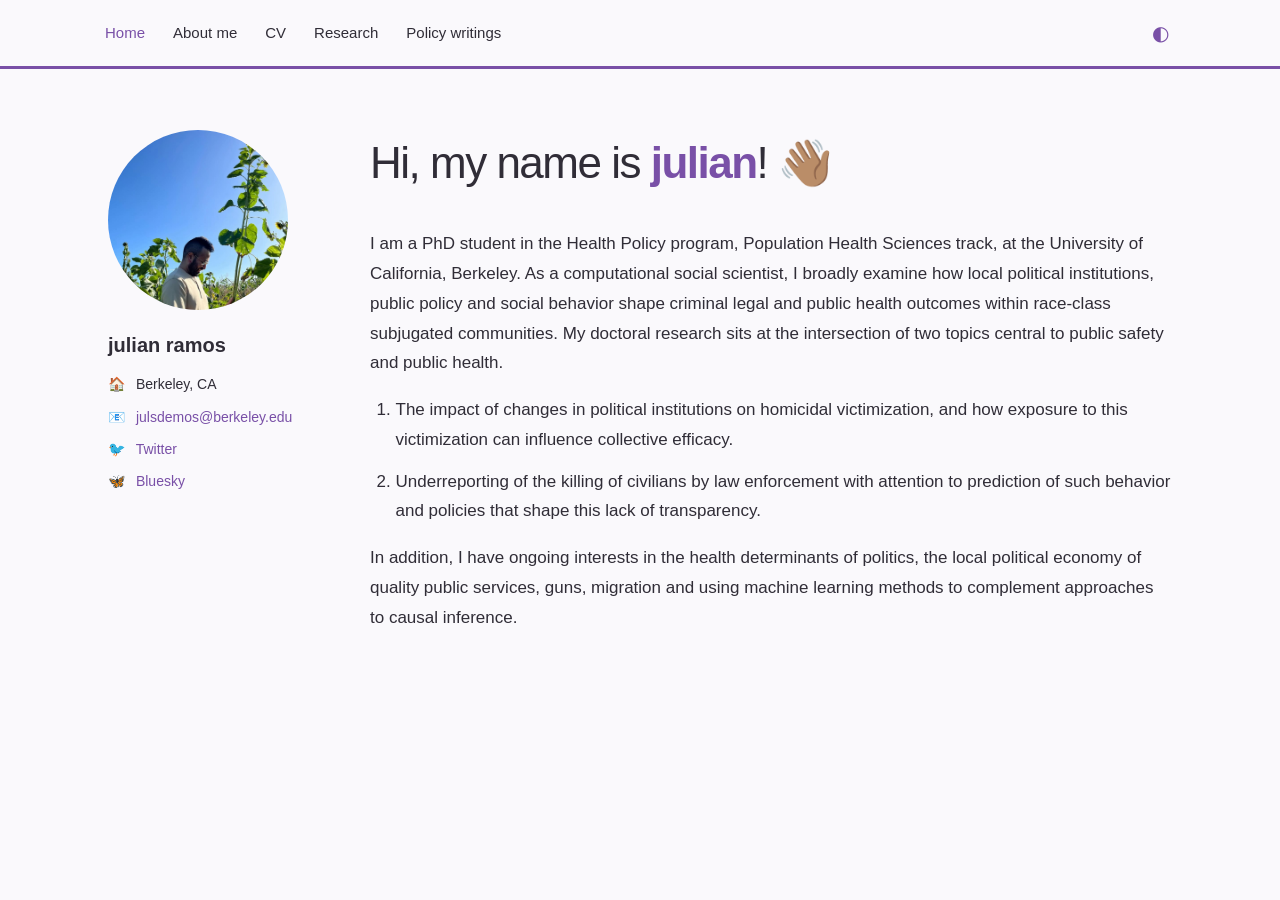
<file: index.html>
<!doctype html><html lang="en"><head><meta charset="utf-8"><meta name="viewport" content="width=device-width,initial-scale=1"><meta name="description" content="Julian Ramos, doctoral student in Health Policy and Management at UC Berkeley. Research and policy writings."><title>Home | Julian Ramos</title><link rel="stylesheet" href="assets/style.css?v=purple-links-3"></head><body><header><nav aria-label="Main navigation"><a href="index.html" class="active" aria-current="page">Home</a><a href="about.html">About me</a><a href="cv.html">CV</a><a href="research.html">Research</a><a href="policy.html">Policy writings</a><button aria-label="Toggle dark mode">◐</button></nav></header><div class="page-layout"><aside class="profile" aria-label="Profile and contact"><img src="assets/portrait.jpg" alt="Julian Ramos among sunflowers"><p class="profile-name">julian ramos</p><ul class="profile-links"><li><span aria-hidden="true">🏠</span> Berkeley, CA</li><li><span aria-hidden="true">📧</span> <a href="mailto:julsdemos@berkeley.edu">julsdemos@berkeley.edu</a></li><li><span aria-hidden="true">🐦</span> <a href="https://twitter.com/lildemos2">Twitter</a></li><li><span aria-hidden="true">🦋</span> <a href="https://bsky.app/profile/julsdemos.bsky.social">Bluesky</a></li></ul></aside><main><h1>Hi, my name is <strong class="first-name">julian</strong>! 👋🏽</h1><p>I am a PhD student in the Health Policy program, Population Health Sciences track, at the University of California, Berkeley. As a computational social scientist, I broadly examine how local political institutions, public policy and social behavior shape criminal legal and public health outcomes within race-class subjugated communities. My doctoral research sits at the intersection of two topics central to public safety and public health.</p><ol><li>The impact of changes in political institutions on homicidal victimization, and how exposure to this victimization can influence collective efficacy.</li><li>Underreporting of the killing of civilians by law enforcement with attention to prediction of such behavior and policies that shape this lack of transparency.</li></ol><p>In addition, I have ongoing interests in the health determinants of politics, the local political economy of quality public services, guns, migration and using machine learning methods to complement approaches to causal inference.</p></main></div><script src="assets/theme.js"></script><script src="assets/cardinals.js"></script></body></html>
</file>
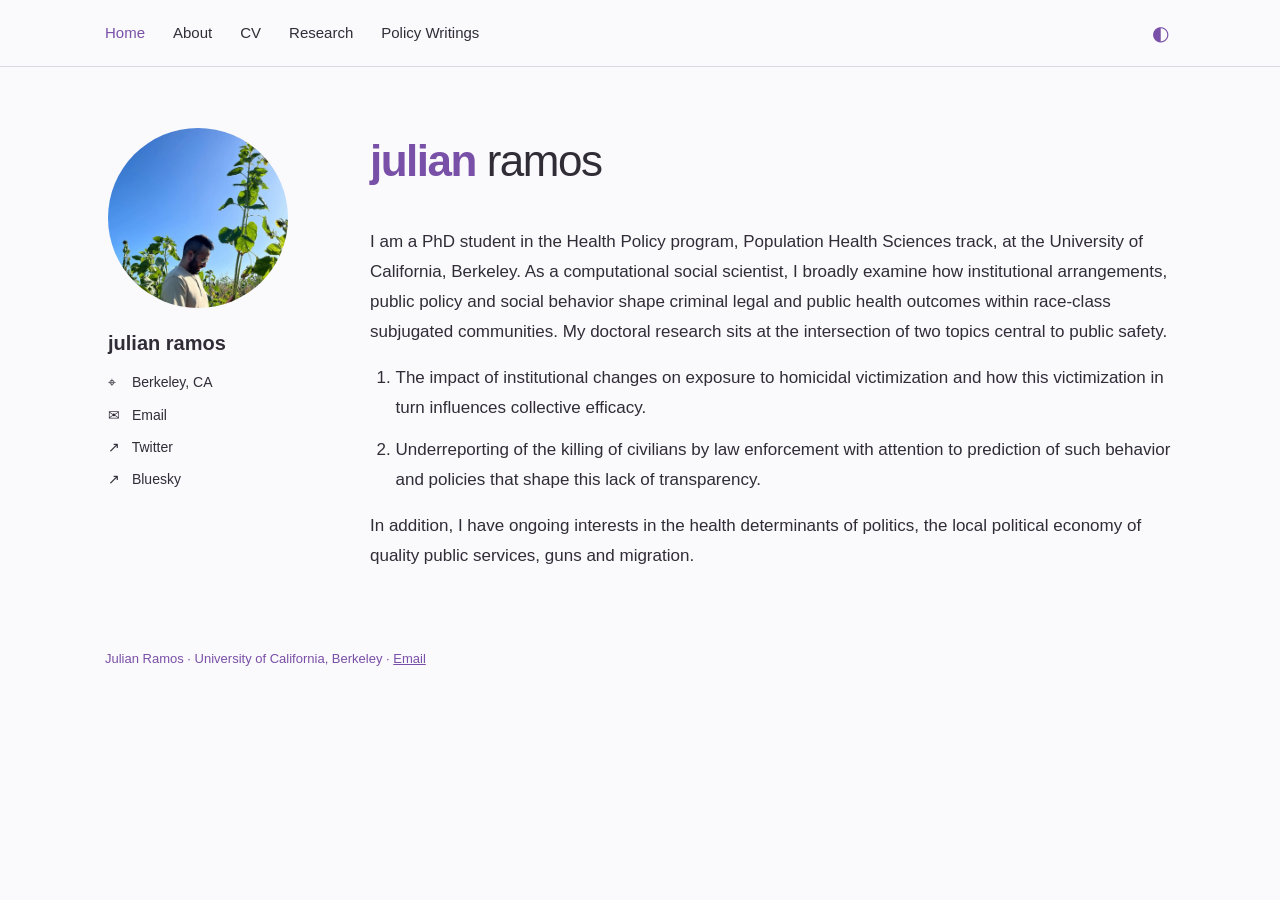
<file: Julian_Ramos_Website/index.html>
<!doctype html><html lang="en"><head><meta charset="utf-8"><meta name="viewport" content="width=device-width,initial-scale=1"><meta name="description" content="Julian Ramos, doctoral student in Health Policy and Management at UC Berkeley. Research and policy writings."><title>Home | Julian Ramos</title><link rel="stylesheet" href="assets/style.css"></head><body><header><nav aria-label="Main navigation"><a href="index.html" class="active" aria-current="page">Home</a><a href="about.html">About</a><a href="cv.html">CV</a><a href="research.html">Research</a><a href="policy.html">Policy Writings</a><button aria-label="Toggle dark mode">◐</button></nav></header><div class="page-layout"><aside class="profile" aria-label="Profile and contact"><img src="assets/portrait.jpg" alt="Julian Ramos among sunflowers"><p class="profile-name">julian ramos</p><ul class="profile-links"><li><span aria-hidden="true">⌖</span> Berkeley, CA</li><li><span aria-hidden="true">✉</span> <a href="mailto:julsdemos@berkeley.edu">Email</a></li><li><span aria-hidden="true">↗</span> <a href="https://twitter.com/lildemos2">Twitter</a></li><li><span aria-hidden="true">↗</span> <a href="https://bsky.app/profile/julsdemos.bsky.social">Bluesky</a></li></ul></aside><main><h1><strong class="first-name">julian</strong> ramos</h1><p>I am a PhD student in the Health Policy program, Population Health Sciences track, at the University of California, Berkeley. As a computational social scientist, I broadly examine how institutional arrangements, public policy and social behavior shape criminal legal and public health outcomes within race-class subjugated communities. My doctoral research sits at the intersection of two topics central to public safety.</p><ol><li>The impact of institutional changes on exposure to homicidal victimization and how this victimization in turn influences collective efficacy.</li><li>Underreporting of the killing of civilians by law enforcement with attention to prediction of such behavior and policies that shape this lack of transparency.</li></ol><p>In addition, I have ongoing interests in the health determinants of politics, the local political economy of quality public services, guns and migration.</p></main></div><footer>Julian Ramos · University of California, Berkeley · <a href="mailto:julsdemos@berkeley.edu">Email</a></footer><script src="assets/theme.js"></script><script src="assets/cardinals.js"></script></body></html>
</file>
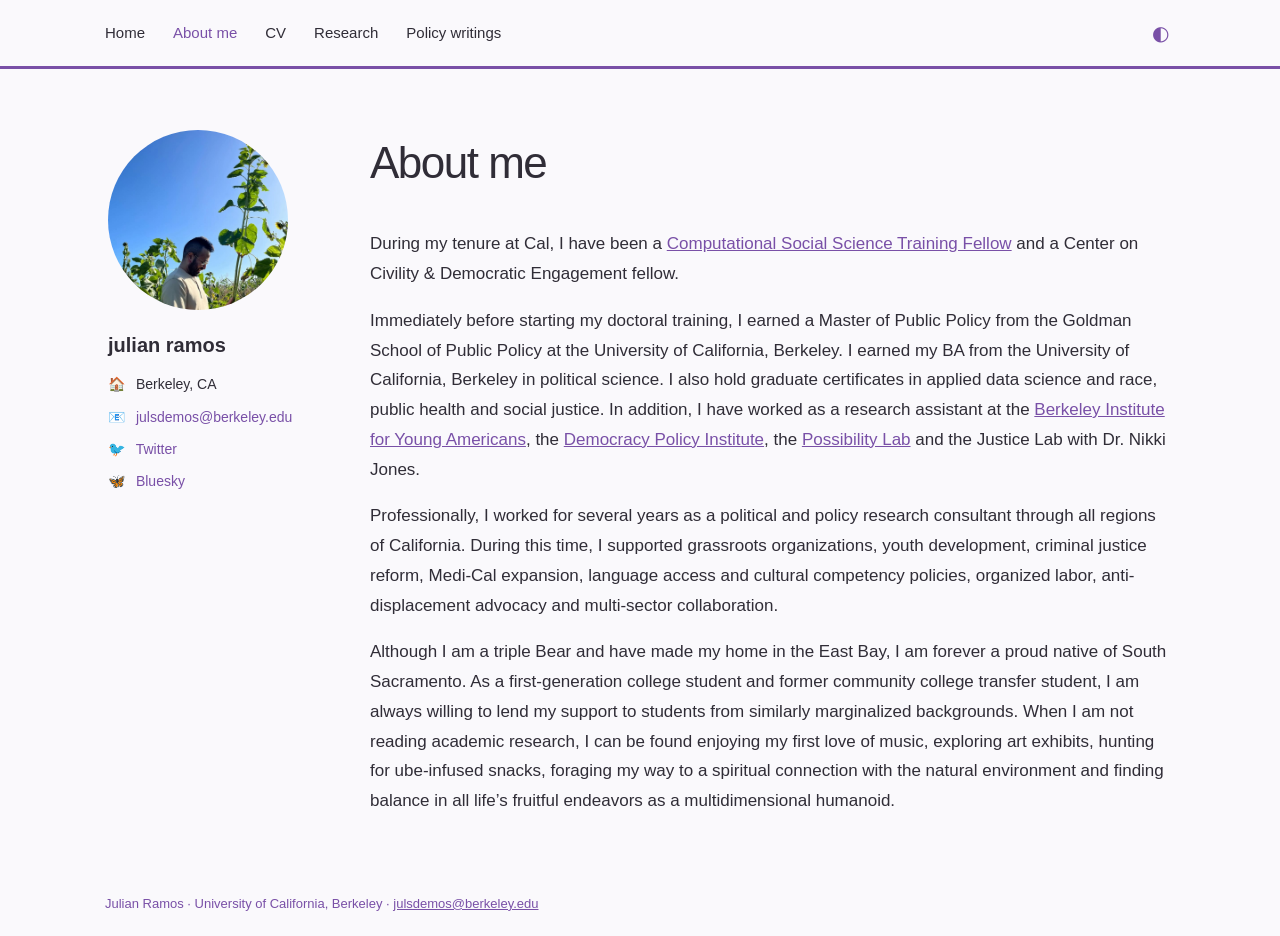
<file: about.html>
<!doctype html><html lang="en"><head><meta charset="utf-8"><meta name="viewport" content="width=device-width,initial-scale=1"><meta name="description" content="Julian Ramos, doctoral student in Health Policy and Management at UC Berkeley. Research and policy writings."><title>About | Julian Ramos</title><link rel="stylesheet" href="assets/style.css?v=20261111-2"></head><body><header><nav aria-label="Main navigation"><a href="index.html">Home</a><a href="about.html" class="active" aria-current="page">About me</a><a href="cv.html">CV</a><a href="research.html">Research</a><a href="policy.html">Policy writings</a><button aria-label="Toggle dark mode">◐</button></nav></header><div class="page-layout"><aside class="profile" aria-label="Profile and contact"><img src="assets/portrait.jpg" alt="Julian Ramos among sunflowers"><p class="profile-name">julian ramos</p><ul class="profile-links"><li><span aria-hidden="true">🏠</span> Berkeley, CA</li><li><span aria-hidden="true">📧</span> <a href="mailto:julsdemos@berkeley.edu">julsdemos@berkeley.edu</a></li><li><span aria-hidden="true">🐦</span> <a href="https://twitter.com/lildemos2">Twitter</a></li><li><span aria-hidden="true">🦋</span> <a href="https://bsky.app/profile/julsdemos.bsky.social">Bluesky</a></li></ul></aside><main><h1>About me</h1><p>During my tenure at Cal, I have been a <a href="https://bids.berkeley.edu/computational-social-science-training-program">Computational Social Science Training Fellow</a> and a Center on Civility &amp; Democratic Engagement fellow.</p><p>Immediately before starting my doctoral training, I earned a Master of Public Policy from the Goldman School of Public Policy at the University of California, Berkeley. I earned my BA from the University of California, Berkeley in political science. I also hold graduate certificates in applied data science and race, public health and social justice. In addition, I have worked as a research assistant at the <a href="https://youngamericans.berkeley.edu/">Berkeley Institute for Young Americans</a>, the <a href="https://gspp.berkeley.edu/research-and-impact/policy-initiatives/democracy-policy-initiative">Democracy Policy Institute</a>, the <a href="https://possibilitylab.berkeley.edu/">Possibility Lab</a> and the Justice Lab with Dr. Nikki Jones.</p><p>Professionally, I worked for several years as a political and policy research consultant through all regions of California. During this time, I supported grassroots organizations, youth development, criminal justice reform, Medi-Cal expansion, language access and cultural competency policies, organized labor, anti-displacement advocacy and multi-sector collaboration.</p><p>Although I am a triple Bear and have made my home in the East Bay, I am forever a proud native of South Sacramento. As a first-generation college student and former community college transfer student, I am always willing to lend my support to students from similarly marginalized backgrounds. When I am not reading academic research, I can be found enjoying my first love of music, exploring art exhibits, hunting for ube-infused snacks, foraging my way to a spiritual connection with the natural environment and finding balance in all life’s fruitful endeavors as a multidimensional humanoid.</p></main></div><footer>Julian Ramos · University of California, Berkeley · <a href="mailto:julsdemos@berkeley.edu">julsdemos@berkeley.edu</a></footer><script src="assets/theme.js"></script><script src="assets/cardinals.js"></script></body></html>
</file>
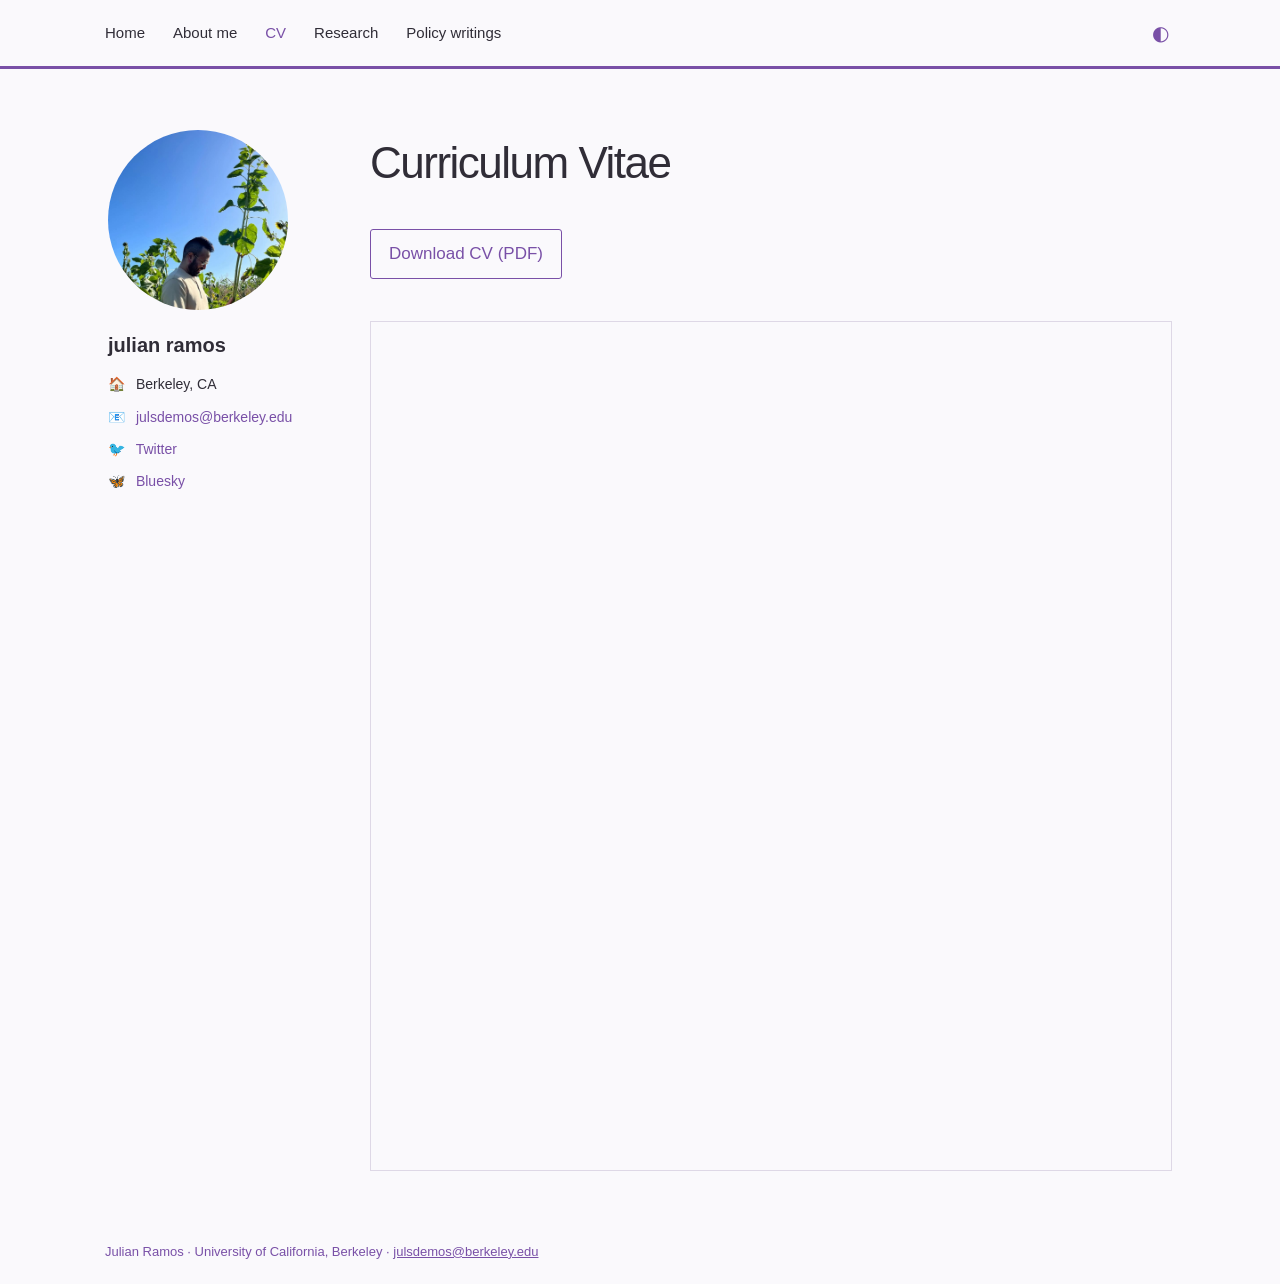
<file: cv.html>
<!doctype html><html lang="en"><head><meta charset="utf-8"><meta name="viewport" content="width=device-width,initial-scale=1"><meta name="description" content="Julian Ramos, doctoral student in Health Policy and Management at UC Berkeley. Research and policy writings."><title>CV | Julian Ramos</title><link rel="stylesheet" href="assets/style.css?v=20261111-2"></head><body><header><nav aria-label="Main navigation"><a href="index.html">Home</a><a href="about.html">About me</a><a href="cv.html" class="active" aria-current="page">CV</a><a href="research.html">Research</a><a href="policy.html">Policy writings</a><button aria-label="Toggle dark mode">◐</button></nav></header><div class="page-layout"><aside class="profile" aria-label="Profile and contact"><img src="assets/portrait.jpg" alt="Julian Ramos among sunflowers"><p class="profile-name">julian ramos</p><ul class="profile-links"><li><span aria-hidden="true">🏠</span> Berkeley, CA</li><li><span aria-hidden="true">📧</span> <a href="mailto:julsdemos@berkeley.edu">julsdemos@berkeley.edu</a></li><li><span aria-hidden="true">🐦</span> <a href="https://twitter.com/lildemos2">Twitter</a></li><li><span aria-hidden="true">🦋</span> <a href="https://bsky.app/profile/julsdemos.bsky.social">Bluesky</a></li></ul></aside><main><h1>Curriculum Vitae</h1><p><a class="button" href="Julian_Ramos_CV.pdf" download>Download CV (PDF)</a></p><iframe src="Julian_Ramos_CV.pdf" title="Julian Ramos curriculum vitae"><p><a href="Julian_Ramos_CV.pdf">Open the CV PDF</a></p></iframe></main></div><footer>Julian Ramos · University of California, Berkeley · <a href="mailto:julsdemos@berkeley.edu">julsdemos@berkeley.edu</a></footer><script src="assets/theme.js"></script><script src="assets/cardinals.js"></script></body></html>
</file>
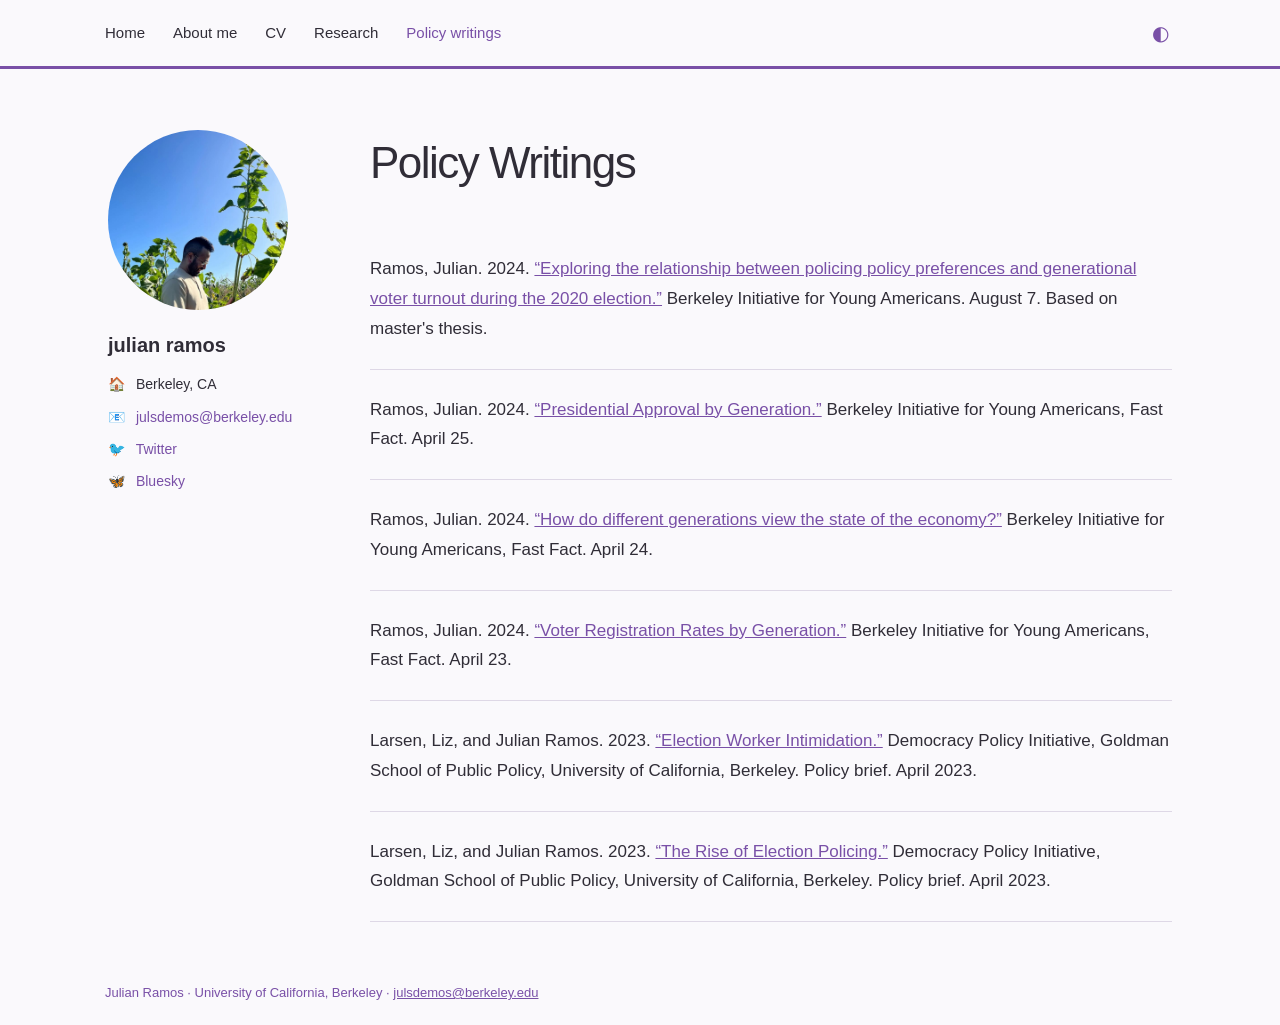
<file: policy.html>
<!doctype html><html lang="en"><head><meta charset="utf-8"><meta name="viewport" content="width=device-width,initial-scale=1"><meta name="description" content="Julian Ramos, doctoral student in Health Policy and Management at UC Berkeley. Research and policy writings."><title>Policy Writings | Julian Ramos</title><link rel="stylesheet" href="assets/style.css?v=20261111-2"></head><body><header><nav aria-label="Main navigation"><a href="index.html">Home</a><a href="about.html">About me</a><a href="cv.html">CV</a><a href="research.html">Research</a><a href="policy.html" class="active" aria-current="page">Policy writings</a><button aria-label="Toggle dark mode">◐</button></nav></header><div class="page-layout"><aside class="profile" aria-label="Profile and contact"><img src="assets/portrait.jpg" alt="Julian Ramos among sunflowers"><p class="profile-name">julian ramos</p><ul class="profile-links"><li><span aria-hidden="true">🏠</span> Berkeley, CA</li><li><span aria-hidden="true">📧</span> <a href="mailto:julsdemos@berkeley.edu">julsdemos@berkeley.edu</a></li><li><span aria-hidden="true">🐦</span> <a href="https://twitter.com/lildemos2">Twitter</a></li><li><span aria-hidden="true">🦋</span> <a href="https://bsky.app/profile/julsdemos.bsky.social">Bluesky</a></li></ul></aside><main><h1>Policy Writings</h1><article class="entry"><p>Ramos, Julian. 2024. <a href="https://youngamericans.berkeley.edu/2024/08/18212/">“Exploring the relationship between policing policy preferences and generational voter turnout during the 2020 election.”</a> Berkeley Initiative for Young Americans. August 7. Based on master's thesis.</p></article><article class="entry"><p>Ramos, Julian. 2024. <a href="https://youngamericans.berkeley.edu/2024/04/presidential-approval-by-generation/">“Presidential Approval by Generation.”</a> Berkeley Initiative for Young Americans, Fast Fact. April 25.</p></article><article class="entry"><p>Ramos, Julian. 2024. <a href="https://youngamericans.berkeley.edu/2024/04/how-do-different-generations-view-the-state-of-the-economy/">“How do different generations view the state of the economy?”</a> Berkeley Initiative for Young Americans, Fast Fact. April 24.</p></article><article class="entry"><p>Ramos, Julian. 2024. <a href="https://youngamericans.berkeley.edu/2024/04/voter-registration-rates-by-generation/">“Voter Registration Rates by Generation.”</a> Berkeley Initiative for Young Americans, Fast Fact. April 23.</p></article><article class="entry"><p>Larsen, Liz, and Julian Ramos. 2023. <a href="files/election-worker-intimidation.pdf">“Election Worker Intimidation.”</a> Democracy Policy Initiative, Goldman School of Public Policy, University of California, Berkeley. Policy brief. April 2023.</p></article><article class="entry"><p>Larsen, Liz, and Julian Ramos. 2023. <a href="files/election-policing.pdf">“The Rise of Election Policing.”</a> Democracy Policy Initiative, Goldman School of Public Policy, University of California, Berkeley. Policy brief. April 2023.</p></article></main></div><footer>Julian Ramos · University of California, Berkeley · <a href="mailto:julsdemos@berkeley.edu">julsdemos@berkeley.edu</a></footer><script src="assets/theme.js"></script><script src="assets/cardinals.js"></script></body></html>
</file>
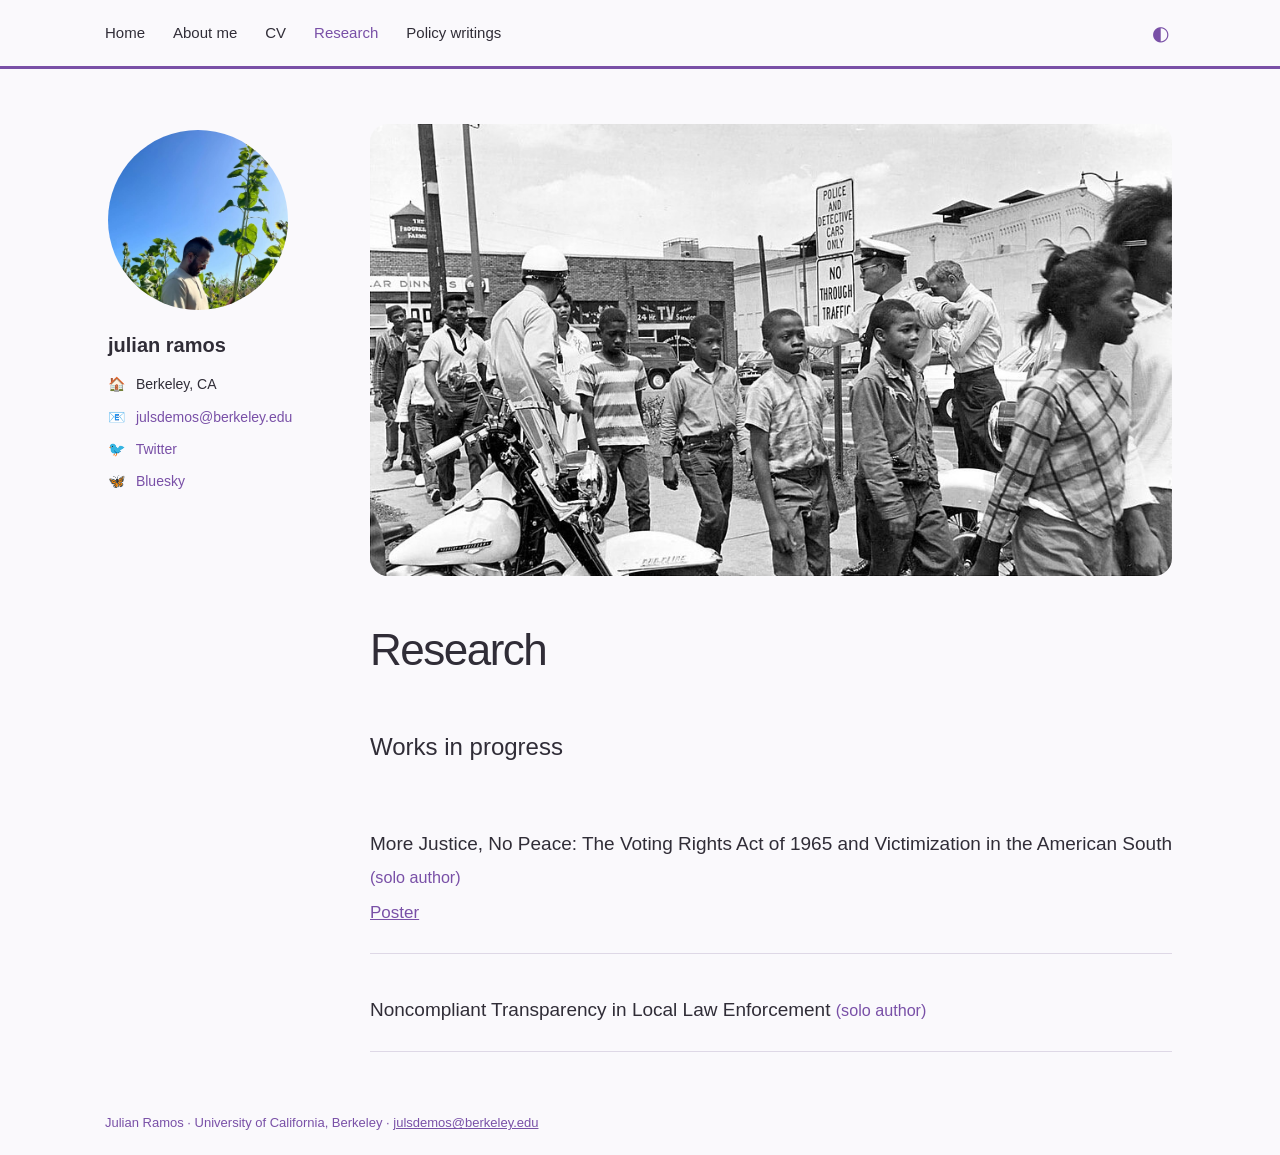
<file: research.html>
<!doctype html><html lang="en"><head><meta charset="utf-8"><meta name="viewport" content="width=device-width,initial-scale=1"><meta name="description" content="Julian Ramos, doctoral student in Health Policy and Management at UC Berkeley. Research and policy writings."><title>Research | Julian Ramos</title><link rel="stylesheet" href="assets/style.css?v=20261111-2"></head><body><header><nav aria-label="Main navigation"><a href="index.html">Home</a><a href="about.html">About me</a><a href="cv.html">CV</a><a href="research.html" class="active" aria-current="page">Research</a><a href="policy.html">Policy writings</a><button aria-label="Toggle dark mode">◐</button></nav></header><div class="page-layout"><aside class="profile" aria-label="Profile and contact"><img src="assets/portrait.jpg" alt="Julian Ramos among sunflowers"><p class="profile-name">julian ramos</p><ul class="profile-links"><li><span aria-hidden="true">🏠</span> Berkeley, CA</li><li><span aria-hidden="true">📧</span> <a href="mailto:julsdemos@berkeley.edu">julsdemos@berkeley.edu</a></li><li><span aria-hidden="true">🐦</span> <a href="https://twitter.com/lildemos2">Twitter</a></li><li><span aria-hidden="true">🦋</span> <a href="https://bsky.app/profile/julsdemos.bsky.social">Bluesky</a></li></ul></aside><main><img class="research-image rounded-research" src="assets/research-photo.jpg" alt="Black-and-white photograph of Black children and adults walking past police officers on a city street"><h1>Research</h1><h2>Works in progress</h2><article class="entry"><h3>More Justice, No Peace: The Voting Rights Act of 1965 and Victimization in the American South <span class="author-inline">(solo author)</span></h3><p><a href="files/VRA-poster.pdf">Poster</a></p></article><article class="entry"><h3>Noncompliant Transparency in Local Law Enforcement <span class="author-inline">(solo author)</span></h3></article></main></div><footer>Julian Ramos · University of California, Berkeley · <a href="mailto:julsdemos@berkeley.edu">julsdemos@berkeley.edu</a></footer><script src="assets/theme.js"></script><script src="assets/cardinals.js"></script></body></html>
</file>
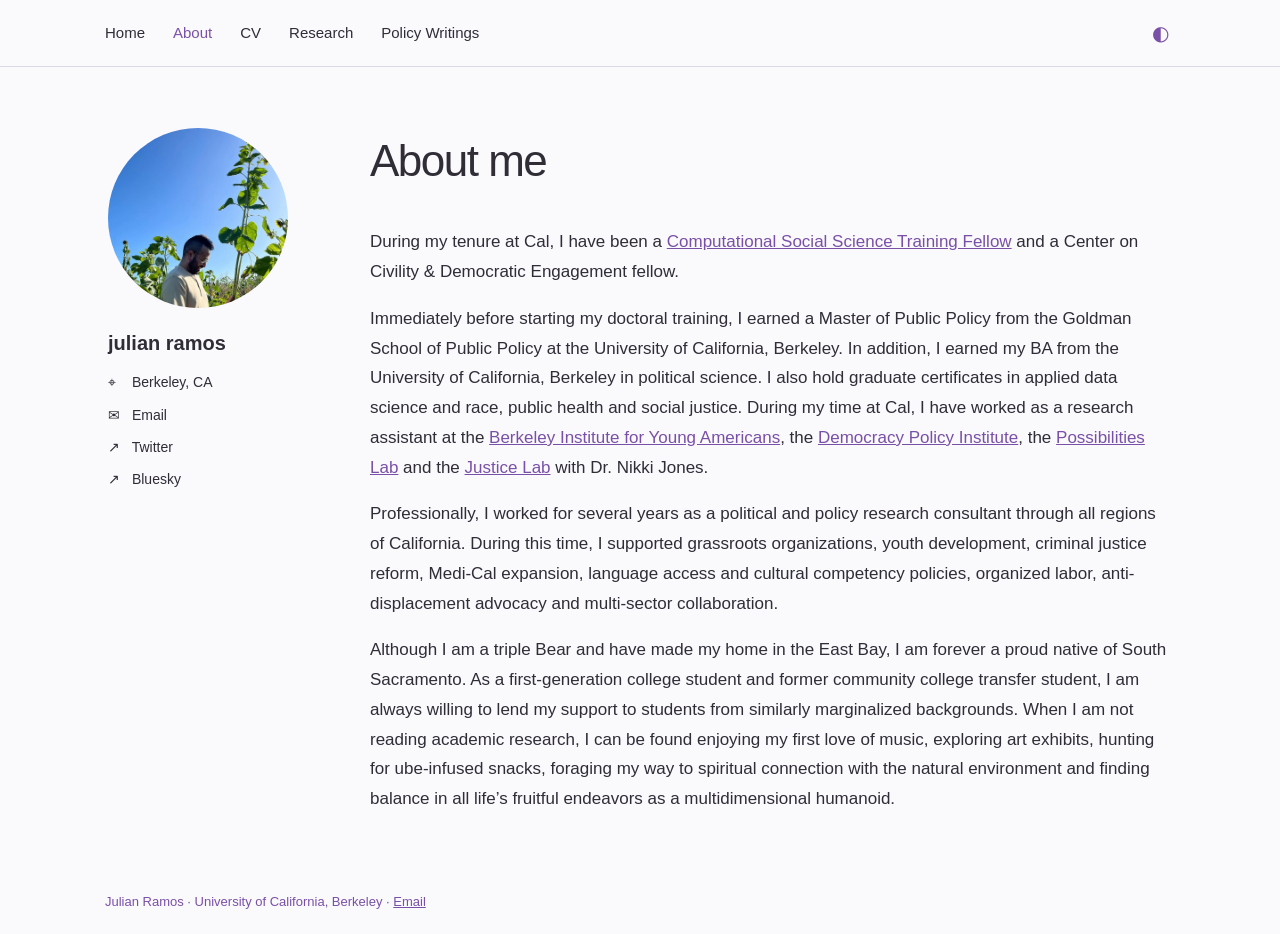
<file: Julian_Ramos_Website/about.html>
<!doctype html><html lang="en"><head><meta charset="utf-8"><meta name="viewport" content="width=device-width,initial-scale=1"><meta name="description" content="Julian Ramos, doctoral student in Health Policy and Management at UC Berkeley. Research and policy writings."><title>About | Julian Ramos</title><link rel="stylesheet" href="assets/style.css"></head><body><header><nav aria-label="Main navigation"><a href="index.html">Home</a><a href="about.html" class="active" aria-current="page">About</a><a href="cv.html">CV</a><a href="research.html">Research</a><a href="policy.html">Policy Writings</a><button aria-label="Toggle dark mode">◐</button></nav></header><div class="page-layout"><aside class="profile" aria-label="Profile and contact"><img src="assets/portrait.jpg" alt="Julian Ramos among sunflowers"><p class="profile-name">julian ramos</p><ul class="profile-links"><li><span aria-hidden="true">⌖</span> Berkeley, CA</li><li><span aria-hidden="true">✉</span> <a href="mailto:julsdemos@berkeley.edu">Email</a></li><li><span aria-hidden="true">↗</span> <a href="https://twitter.com/lildemos2">Twitter</a></li><li><span aria-hidden="true">↗</span> <a href="https://bsky.app/profile/julsdemos.bsky.social">Bluesky</a></li></ul></aside><main><h1>About me</h1><p>During my tenure at Cal, I have been a <a href="https://bids.berkeley.edu/computational-social-science-training-program">Computational Social Science Training Fellow</a> and a Center on Civility &amp; Democratic Engagement fellow.</p><p>Immediately before starting my doctoral training, I earned a Master of Public Policy from the Goldman School of Public Policy at the University of California, Berkeley. In addition, I earned my BA from the University of California, Berkeley in political science. I also hold graduate certificates in applied data science and race, public health and social justice. During my time at Cal, I have worked as a research assistant at the <a href="https://youngamericans.berkeley.edu/">Berkeley Institute for Young Americans</a>, the <a href="https://gspp.berkeley.edu/research-and-impact/policy-initiatives/democracy-policy-initiative">Democracy Policy Institute</a>, the <a href="https://possibilitylab.berkeley.edu/">Possibilities Lab</a> and the <a href="https://africam.berkeley.edu/people/nikki-jones">Justice Lab</a> with Dr. Nikki Jones.</p><p>Professionally, I worked for several years as a political and policy research consultant through all regions of California. During this time, I supported grassroots organizations, youth development, criminal justice reform, Medi-Cal expansion, language access and cultural competency policies, organized labor, anti-displacement advocacy and multi-sector collaboration.</p><p>Although I am a triple Bear and have made my home in the East Bay, I am forever a proud native of South Sacramento. As a first-generation college student and former community college transfer student, I am always willing to lend my support to students from similarly marginalized backgrounds. When I am not reading academic research, I can be found enjoying my first love of music, exploring art exhibits, hunting for ube-infused snacks, foraging my way to spiritual connection with the natural environment and finding balance in all life’s fruitful endeavors as a multidimensional humanoid.</p></main></div><footer>Julian Ramos · University of California, Berkeley · <a href="mailto:julsdemos@berkeley.edu">Email</a></footer><script src="assets/theme.js"></script><script src="assets/cardinals.js"></script></body></html>
</file>
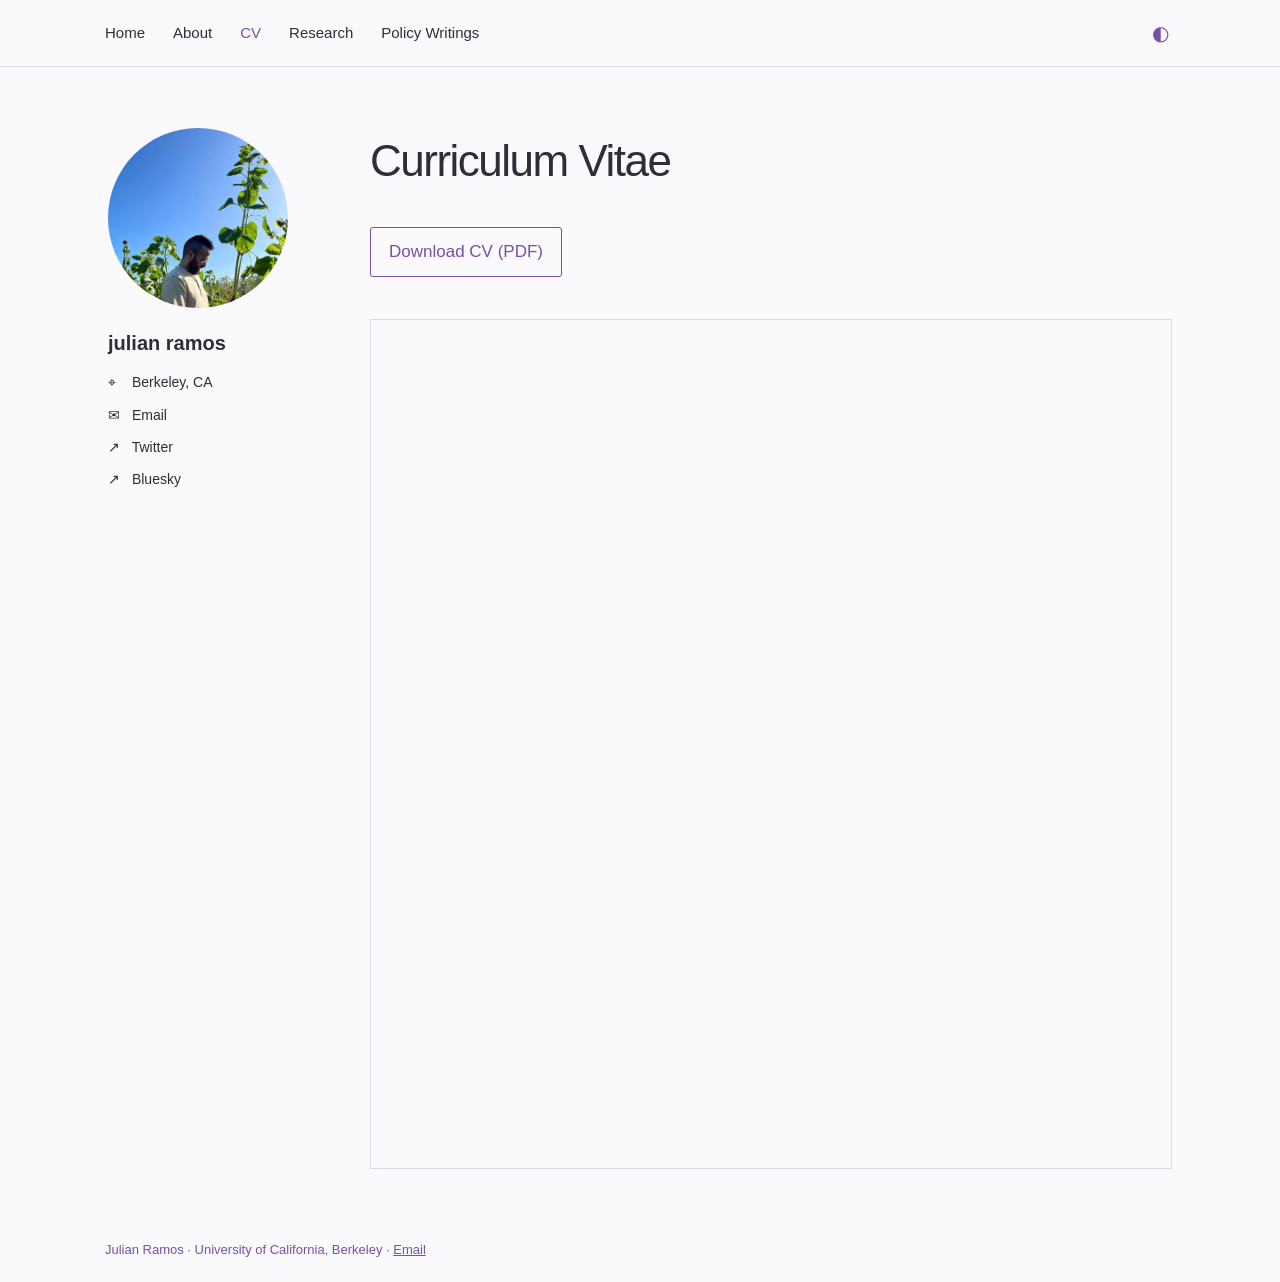
<file: Julian_Ramos_Website/cv.html>
<!doctype html><html lang="en"><head><meta charset="utf-8"><meta name="viewport" content="width=device-width,initial-scale=1"><meta name="description" content="Julian Ramos, doctoral student in Health Policy and Management at UC Berkeley. Research and policy writings."><title>CV | Julian Ramos</title><link rel="stylesheet" href="assets/style.css"></head><body><header><nav aria-label="Main navigation"><a href="index.html">Home</a><a href="about.html">About</a><a href="cv.html" class="active" aria-current="page">CV</a><a href="research.html">Research</a><a href="policy.html">Policy Writings</a><button aria-label="Toggle dark mode">◐</button></nav></header><div class="page-layout"><aside class="profile" aria-label="Profile and contact"><img src="assets/portrait.jpg" alt="Julian Ramos among sunflowers"><p class="profile-name">julian ramos</p><ul class="profile-links"><li><span aria-hidden="true">⌖</span> Berkeley, CA</li><li><span aria-hidden="true">✉</span> <a href="mailto:julsdemos@berkeley.edu">Email</a></li><li><span aria-hidden="true">↗</span> <a href="https://twitter.com/lildemos2">Twitter</a></li><li><span aria-hidden="true">↗</span> <a href="https://bsky.app/profile/julsdemos.bsky.social">Bluesky</a></li></ul></aside><main><h1>Curriculum Vitae</h1><p><a class="button" href="Julian_Ramos_CV.pdf" download>Download CV (PDF)</a></p><iframe src="Julian_Ramos_CV.pdf" title="Julian Ramos curriculum vitae"><p><a href="Julian_Ramos_CV.pdf">Open the CV PDF</a></p></iframe></main></div><footer>Julian Ramos · University of California, Berkeley · <a href="mailto:julsdemos@berkeley.edu">Email</a></footer><script src="assets/theme.js"></script><script src="assets/cardinals.js"></script></body></html>
</file>
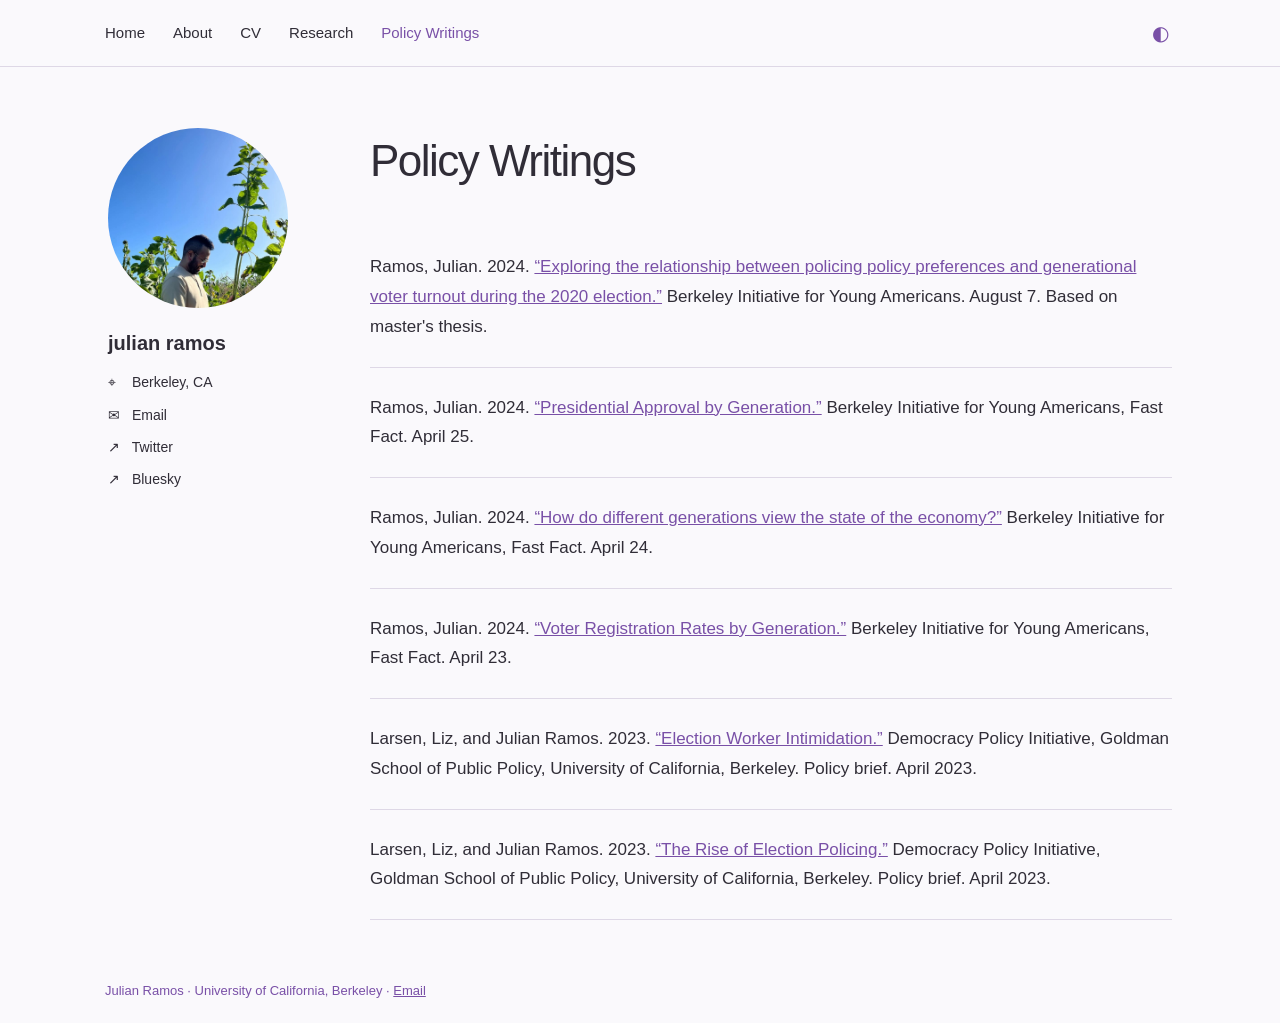
<file: Julian_Ramos_Website/policy.html>
<!doctype html><html lang="en"><head><meta charset="utf-8"><meta name="viewport" content="width=device-width,initial-scale=1"><meta name="description" content="Julian Ramos, doctoral student in Health Policy and Management at UC Berkeley. Research and policy writings."><title>Policy Writings | Julian Ramos</title><link rel="stylesheet" href="assets/style.css"></head><body><header><nav aria-label="Main navigation"><a href="index.html">Home</a><a href="about.html">About</a><a href="cv.html">CV</a><a href="research.html">Research</a><a href="policy.html" class="active" aria-current="page">Policy Writings</a><button aria-label="Toggle dark mode">◐</button></nav></header><div class="page-layout"><aside class="profile" aria-label="Profile and contact"><img src="assets/portrait.jpg" alt="Julian Ramos among sunflowers"><p class="profile-name">julian ramos</p><ul class="profile-links"><li><span aria-hidden="true">⌖</span> Berkeley, CA</li><li><span aria-hidden="true">✉</span> <a href="mailto:julsdemos@berkeley.edu">Email</a></li><li><span aria-hidden="true">↗</span> <a href="https://twitter.com/lildemos2">Twitter</a></li><li><span aria-hidden="true">↗</span> <a href="https://bsky.app/profile/julsdemos.bsky.social">Bluesky</a></li></ul></aside><main><h1>Policy Writings</h1><article class="entry"><p>Ramos, Julian. 2024. <a href="https://youngamericans.berkeley.edu/2024/08/18212/">“Exploring the relationship between policing policy preferences and generational voter turnout during the 2020 election.”</a> Berkeley Initiative for Young Americans. August 7. Based on master's thesis.</p></article><article class="entry"><p>Ramos, Julian. 2024. <a href="https://youngamericans.berkeley.edu/2024/04/presidential-approval-by-generation/">“Presidential Approval by Generation.”</a> Berkeley Initiative for Young Americans, Fast Fact. April 25.</p></article><article class="entry"><p>Ramos, Julian. 2024. <a href="https://youngamericans.berkeley.edu/2024/04/how-do-different-generations-view-the-state-of-the-economy/">“How do different generations view the state of the economy?”</a> Berkeley Initiative for Young Americans, Fast Fact. April 24.</p></article><article class="entry"><p>Ramos, Julian. 2024. <a href="https://youngamericans.berkeley.edu/2024/04/voter-registration-rates-by-generation/">“Voter Registration Rates by Generation.”</a> Berkeley Initiative for Young Americans, Fast Fact. April 23.</p></article><article class="entry"><p>Larsen, Liz, and Julian Ramos. 2023. <a href="files/election-worker-intimidation.pdf">“Election Worker Intimidation.”</a> Democracy Policy Initiative, Goldman School of Public Policy, University of California, Berkeley. Policy brief. April 2023.</p></article><article class="entry"><p>Larsen, Liz, and Julian Ramos. 2023. <a href="files/election-policing.pdf">“The Rise of Election Policing.”</a> Democracy Policy Initiative, Goldman School of Public Policy, University of California, Berkeley. Policy brief. April 2023.</p></article></main></div><footer>Julian Ramos · University of California, Berkeley · <a href="mailto:julsdemos@berkeley.edu">Email</a></footer><script src="assets/theme.js"></script><script src="assets/cardinals.js"></script></body></html>
</file>
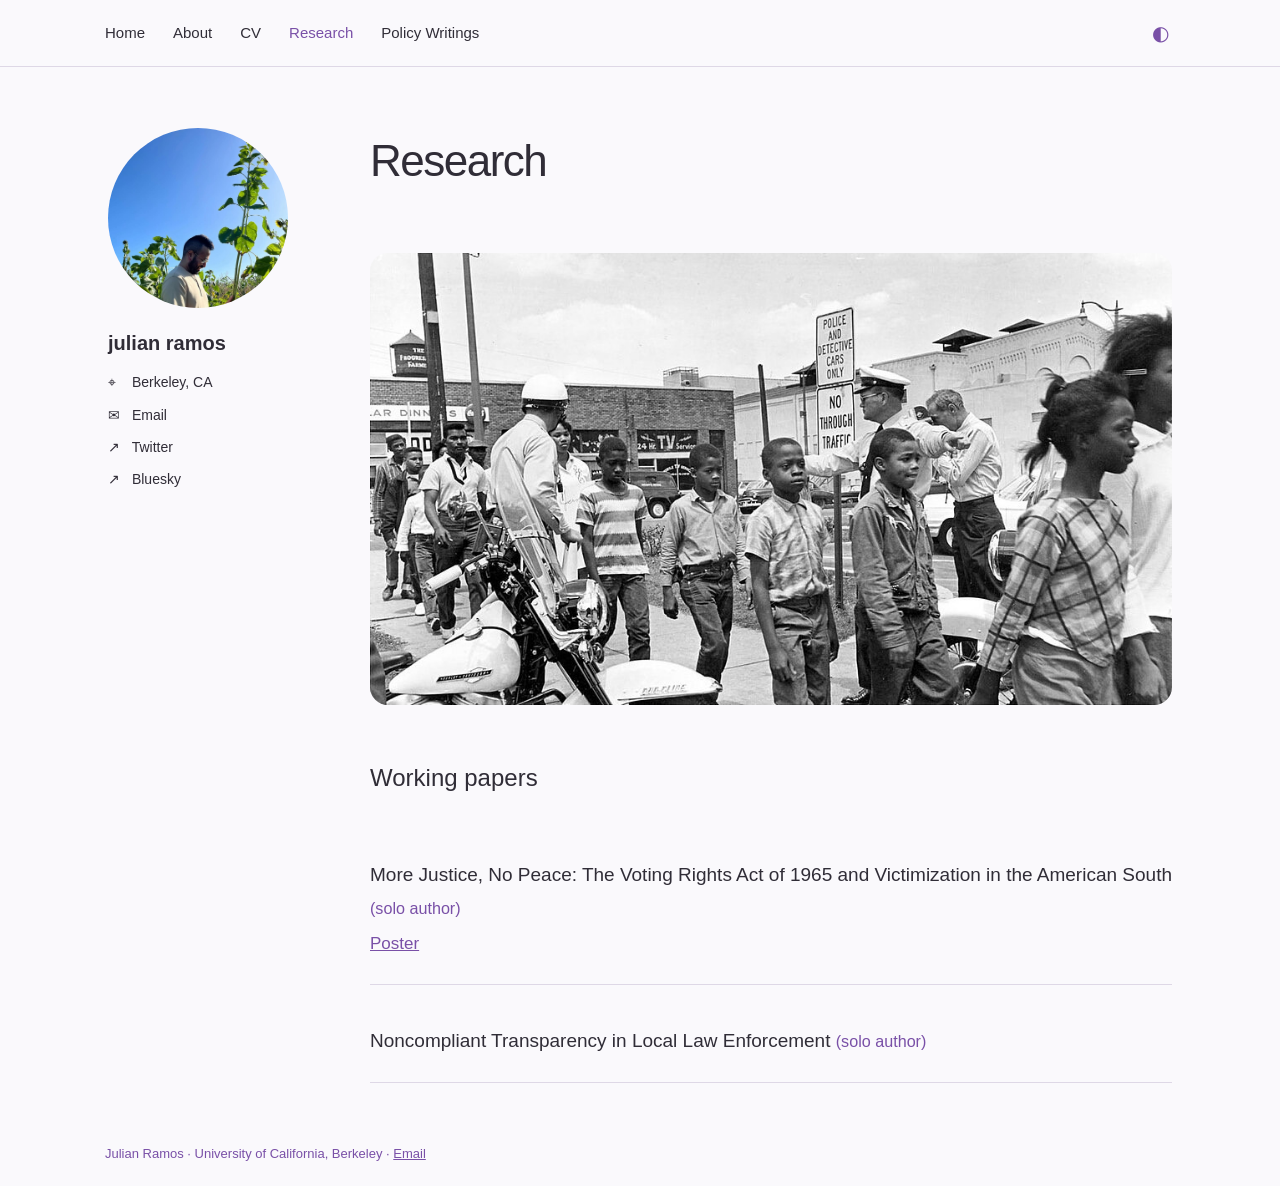
<file: Julian_Ramos_Website/research.html>
<!doctype html><html lang="en"><head><meta charset="utf-8"><meta name="viewport" content="width=device-width,initial-scale=1"><meta name="description" content="Julian Ramos, doctoral student in Health Policy and Management at UC Berkeley. Research and policy writings."><title>Research | Julian Ramos</title><link rel="stylesheet" href="assets/style.css"></head><body><header><nav aria-label="Main navigation"><a href="index.html">Home</a><a href="about.html">About</a><a href="cv.html">CV</a><a href="research.html" class="active" aria-current="page">Research</a><a href="policy.html">Policy Writings</a><button aria-label="Toggle dark mode">◐</button></nav></header><div class="page-layout"><aside class="profile" aria-label="Profile and contact"><img src="assets/portrait.jpg" alt="Julian Ramos among sunflowers"><p class="profile-name">julian ramos</p><ul class="profile-links"><li><span aria-hidden="true">⌖</span> Berkeley, CA</li><li><span aria-hidden="true">✉</span> <a href="mailto:julsdemos@berkeley.edu">Email</a></li><li><span aria-hidden="true">↗</span> <a href="https://twitter.com/lildemos2">Twitter</a></li><li><span aria-hidden="true">↗</span> <a href="https://bsky.app/profile/julsdemos.bsky.social">Bluesky</a></li></ul></aside><main><h1>Research</h1><img class="research-image rounded-research" src="assets/research-photo.jpg" alt="Black-and-white photograph of Black children and adults walking past police officers on a city street"><h2>Working papers</h2><article class="entry"><h3>More Justice, No Peace: The Voting Rights Act of 1965 and Victimization in the American South <span class="author-inline">(solo author)</span></h3><p><a href="files/VRA-poster.pdf">Poster</a></p></article><article class="entry"><h3>Noncompliant Transparency in Local Law Enforcement <span class="author-inline">(solo author)</span></h3></article></main></div><footer>Julian Ramos · University of California, Berkeley · <a href="mailto:julsdemos@berkeley.edu">Email</a></footer><script src="assets/theme.js"></script><script src="assets/cardinals.js"></script></body></html>
</file>
<file: assets/style.css>
:root{color-scheme:light dark;--bg:#faf9fc;--fg:#302d37;--purple:#7950a7;--line:#ded8e6}*{box-sizing:border-box}body{margin:0;background:var(--bg);color:var(--fg);font:17px/1.75 -apple-system,BlinkMacSystemFont,'Segoe UI',sans-serif}header{border-bottom:1px solid var(--line)}nav{max-width:850px;margin:auto;padding:20px 25px;display:flex;gap:28px;align-items:center}nav a{color:var(--fg);text-decoration:none;font-size:15px}nav a:hover,nav a:first-child{color:var(--purple)}main{max-width:850px;margin:70px auto;padding:0 25px}h1{font-size:44px;letter-spacing:-1.5px;font-weight:400;margin-bottom:0}.subtitle{color:var(--purple);margin-top:0}p{max-width:640px}.note{margin-top:60px;padding-top:25px;border-top:1px solid var(--line);font-size:14px;color:#746c7e}button{margin-left:auto;border:0;background:none;font-size:20px;color:var(--purple);cursor:pointer}@media(max-width:600px){nav{gap:15px;flex-wrap:wrap}nav a{font-size:14px}main{margin-top:40px}h1{font-size:36px}}body.dark{--bg:#1e1c22;--fg:#e8e3ed;--purple:#c5a0ee;--line:#403a49}

h2{font-size:24px;font-weight:500;margin-top:38px}h3{font-size:19px;font-weight:500;margin-bottom:5px}a{color:var(--purple)}.entry{padding:20px 0;border-bottom:1px solid var(--line)}.entry p{margin:5px 0}.meta{font-size:14px;color:var(--purple)}.button{display:inline-block;padding:9px 18px;border:1px solid var(--purple);text-decoration:none;border-radius:3px}footer{max-width:850px;margin:60px auto 20px;padding:0 25px;font-size:13px;color:var(--purple)}iframe{width:100%;height:850px;border:1px solid var(--line);margin-top:25px}nav a.active{color:var(--purple)}nav a:first-child:not(.active){color:var(--fg)}
.home-intro{display:flow-root}.portrait{float:left;width:30%;max-width:245px;height:auto;margin:8px 26px 15px 0;border-radius:4px}.home-intro p:first-child{margin-top:0}main p{max-width:none}ol{padding-left:1.5em}li{margin-bottom:12px}.research-image{width:100%;height:auto;margin:26px 0 4px;border-radius:3px}@media(max-width:560px){.portrait{float:none;width:100%;max-width:300px;display:block;margin:20px 0 25px}.home-intro{display:block}}
/* Left profile column, following the requested reference layout. */
.page-layout{display:grid;grid-template-columns:210px minmax(0,1fr);gap:52px;max-width:1120px;margin:55px auto 0;padding:0 28px;align-items:start}
.page-layout main{max-width:none;margin:0;padding:0;min-width:0}.page-layout h1{margin-top:0;margin-bottom:28px}
.profile{padding-top:6px}.profile img{display:block;width:180px;height:180px;object-fit:cover;border-radius:50%;object-position:50% 60%}.profile-name{font-size:20px;font-weight:600;margin:18px 0 10px}.profile-links{list-style:none;margin:0;padding:0;font-size:14px;line-height:1.6}.profile-links li{margin:0 0 10px}.profile-links span{display:inline-block;width:20px}.profile-links a{color:var(--fg);text-decoration:none}.profile-links a:hover{color:var(--purple);text-decoration:underline}nav{max-width:1120px}footer{max-width:1120px}
@media(min-width:561px) and (max-width:800px){.page-layout{grid-template-columns:150px minmax(0,1fr);gap:28px;padding:0 22px}.profile img{width:140px;height:140px}.profile-name{font-size:18px}}
@media(max-width:560px){.page-layout{display:block;margin-top:30px;padding:0 22px}.profile{margin-bottom:35px;display:grid;grid-template-columns:110px 1fr;column-gap:20px}.profile img{width:110px;height:110px;grid-row:1/3}.profile-name{margin:0 0 8px}.profile-links{grid-column:2}.profile-links li{margin-bottom:6px}.page-layout main{margin:0}}

.first-name{color:var(--purple);font-weight:700}

.author-inline{color:var(--purple);font-size:.85em;font-weight:400}.research-image.rounded-research{border-radius:18px}

header{border-bottom:3px solid var(--purple)}.profile-links span{width:24px}.research-image.rounded-research{margin-top:0;margin-bottom:25px}

.profile-links a[href^="mailto:"]{overflow-wrap:anywhere}

.profile-links a{color:var(--purple)}
</file>
<file: Julian_Ramos_Website/assets/style.css>
:root{color-scheme:light dark;--bg:#faf9fc;--fg:#302d37;--purple:#7950a7;--line:#ded8e6}*{box-sizing:border-box}body{margin:0;background:var(--bg);color:var(--fg);font:17px/1.75 -apple-system,BlinkMacSystemFont,'Segoe UI',sans-serif}header{border-bottom:1px solid var(--line)}nav{max-width:850px;margin:auto;padding:20px 25px;display:flex;gap:28px;align-items:center}nav a{color:var(--fg);text-decoration:none;font-size:15px}nav a:hover,nav a:first-child{color:var(--purple)}main{max-width:850px;margin:70px auto;padding:0 25px}h1{font-size:44px;letter-spacing:-1.5px;font-weight:400;margin-bottom:0}.subtitle{color:var(--purple);margin-top:0}p{max-width:640px}.note{margin-top:60px;padding-top:25px;border-top:1px solid var(--line);font-size:14px;color:#746c7e}button{margin-left:auto;border:0;background:none;font-size:20px;color:var(--purple);cursor:pointer}@media(max-width:600px){nav{gap:15px;flex-wrap:wrap}nav a{font-size:14px}main{margin-top:40px}h1{font-size:36px}}body.dark{--bg:#1e1c22;--fg:#e8e3ed;--purple:#c5a0ee;--line:#403a49}

h2{font-size:24px;font-weight:500;margin-top:38px}h3{font-size:19px;font-weight:500;margin-bottom:5px}a{color:var(--purple)}.entry{padding:20px 0;border-bottom:1px solid var(--line)}.entry p{margin:5px 0}.meta{font-size:14px;color:var(--purple)}.button{display:inline-block;padding:9px 18px;border:1px solid var(--purple);text-decoration:none;border-radius:3px}footer{max-width:850px;margin:60px auto 20px;padding:0 25px;font-size:13px;color:var(--purple)}iframe{width:100%;height:850px;border:1px solid var(--line);margin-top:25px}nav a.active{color:var(--purple)}nav a:first-child:not(.active){color:var(--fg)}
.home-intro{display:flow-root}.portrait{float:left;width:30%;max-width:245px;height:auto;margin:8px 26px 15px 0;border-radius:4px}.home-intro p:first-child{margin-top:0}main p{max-width:none}ol{padding-left:1.5em}li{margin-bottom:12px}.research-image{width:100%;height:auto;margin:26px 0 4px;border-radius:3px}@media(max-width:560px){.portrait{float:none;width:100%;max-width:300px;display:block;margin:20px 0 25px}.home-intro{display:block}}
/* Left profile column, following the requested reference layout. */
.page-layout{display:grid;grid-template-columns:210px minmax(0,1fr);gap:52px;max-width:1120px;margin:55px auto 0;padding:0 28px;align-items:start}
.page-layout main{max-width:none;margin:0;padding:0;min-width:0}.page-layout h1{margin-top:0;margin-bottom:28px}
.profile{padding-top:6px}.profile img{display:block;width:180px;height:180px;object-fit:cover;border-radius:50%;object-position:50% 60%}.profile-name{font-size:20px;font-weight:600;margin:18px 0 10px}.profile-links{list-style:none;margin:0;padding:0;font-size:14px;line-height:1.6}.profile-links li{margin:0 0 10px}.profile-links span{display:inline-block;width:20px}.profile-links a{color:var(--fg);text-decoration:none}.profile-links a:hover{color:var(--purple);text-decoration:underline}nav{max-width:1120px}footer{max-width:1120px}
@media(min-width:561px) and (max-width:800px){.page-layout{grid-template-columns:150px minmax(0,1fr);gap:28px;padding:0 22px}.profile img{width:140px;height:140px}.profile-name{font-size:18px}}
@media(max-width:560px){.page-layout{display:block;margin-top:30px;padding:0 22px}.profile{margin-bottom:35px;display:grid;grid-template-columns:110px 1fr;column-gap:20px}.profile img{width:110px;height:110px;grid-row:1/3}.profile-name{margin:0 0 8px}.profile-links{grid-column:2}.profile-links li{margin-bottom:6px}.page-layout main{margin:0}}

.first-name{color:var(--purple);font-weight:700}

.author-inline{color:var(--purple);font-size:.85em;font-weight:400}.research-image.rounded-research{border-radius:18px}
</file>
